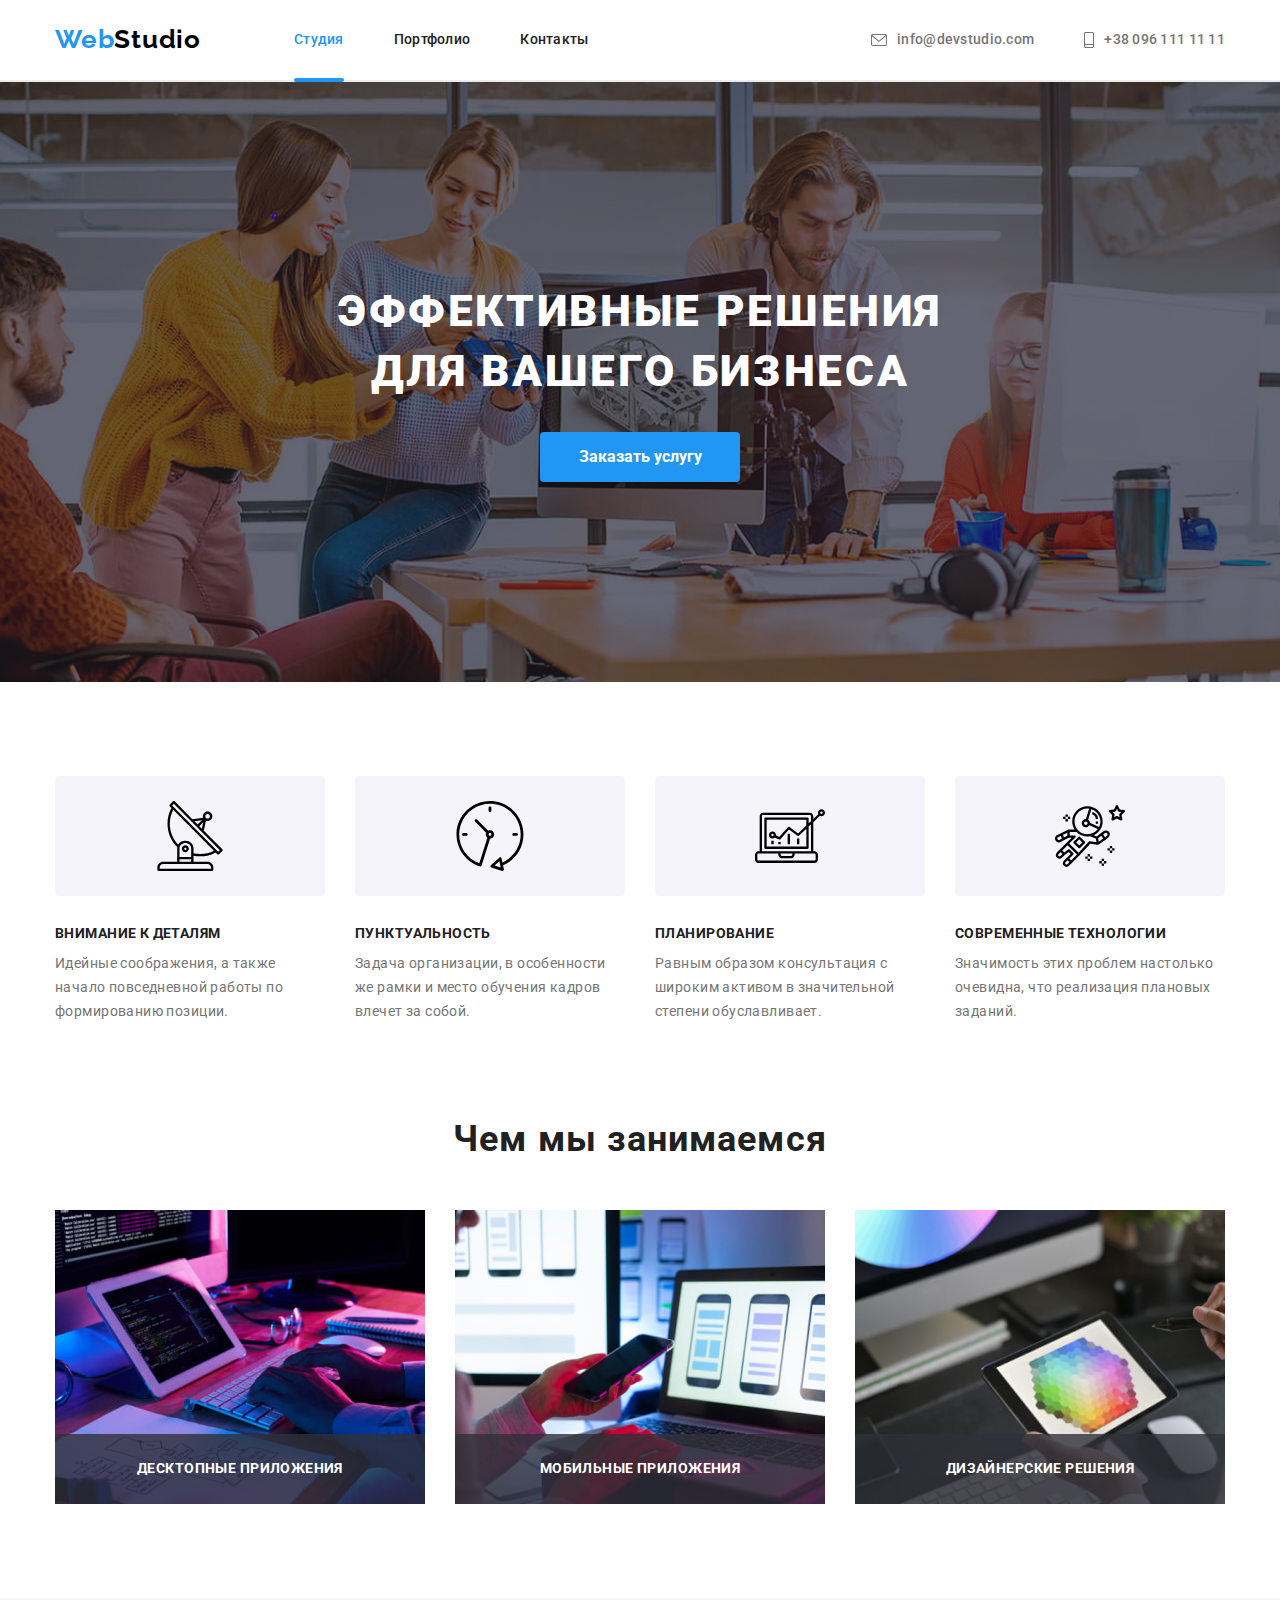
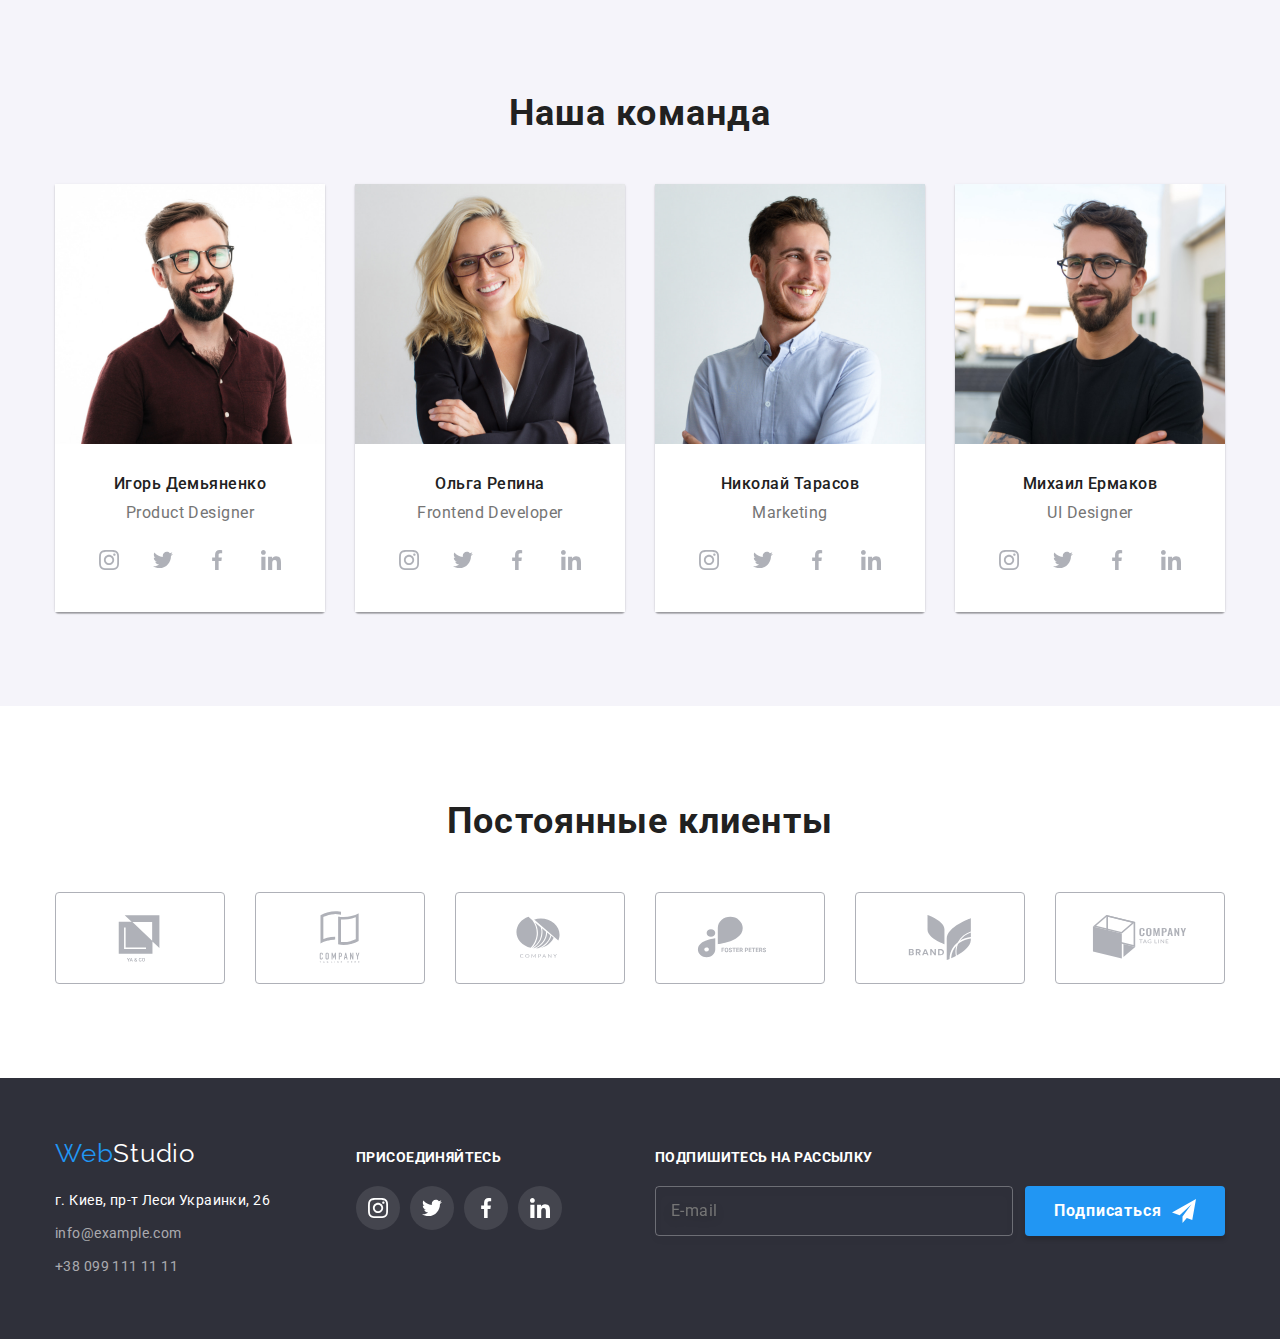
<file: index.html>
<!DOCTYPE html>
<html lang="ru">
<head>
    <meta charset="UTF-8">
    <meta http-equiv="X-UA-Compatible" content="IE=edge">
    <meta name="viewport" content="width=device-width, initial-scale=1.0">
    <title>Студия</title>
    <link rel="preconnect" href="https://fonts.googleapis.com">
    <link rel="preconnect" href="https://fonts.gstatic.com" crossorigin>
    <link href="https://fonts.googleapis.com/css2?family=Raleway:wght@700&family=Roboto:wght@400;500;700;900&display=swap"
        rel="stylesheet">
    <link rel="stylesheet" href="https://cdn.jsdelivr.net/npm/modern-normalize@1.1.0/modern-normalize.min.css">
    <link rel="stylesheet" href="./css/style.css">
</head>
<body>
    
    <header class="header">
        <div class="container">
       <a class="header-logo" href="./index.html" lang="en"> <span class="logo">Web</span>Studio</a> 
        <nav class="nav ">
            <ul class="nav-list">
                <li>
                    <a href="./index.html" class="nav-link current">Студия</a>
                </li>
                <li>
                    <a href="./portfolio.html" class="nav-link ">Портфолио</a>
                </li>
                <li>
                    <a href="" class="nav-link">Контакты</a>
                </li>
             </ul>
         </nav>
         <ul class="contacts">
             <li class="">
                 <a href="mailto:info@devstudio.com" class="contact-list">
                     <svg class="contacts-icon-envelope">
                         <use href="./images/icons.svg#icon-envelope"></use>
                     </svg>
                     info@devstudio.com</a>
             </li>
             <li class="">
                 <a href="tel:+380961111111" class="contact-list">
                    <svg class="contacts-icon-smartphone">
                        <use href="./images/icons.svg#icon-smartphone"></use>
                    </svg>
                    +38 096 111 11 11</a>
             </li>
         </ul>
        </div>
    </header>
    <main>
        <!--Герой-->
        <section class="hero overlay">    
            <div class="container"> 
            <h1 class="hero-title">Эффективные решения для вашего бизнеса</h1>
            <button type="button" class="button-hero" data-modal-open>Заказать услугу</button>  
            </div>
        </section>
        <!--Особенности-->
        <section class="features"> 
            <div class="container">
            <h2 class="visually-hidden">Особенности</h2>
            <ul class="features-list">
                <li class="feature-item">
                    <div class="features-icons">
                        <svg class="features-icon">
                            <use href="./images/icons.svg#icon-antenna"></use>
                        </svg>

                    </div>
                    <h3 class="features-list-title">Внимание к деталям</h3>
                    <p class="features-description">Идейные соображения, а также начало повседневной работы по формированию позиции.</p>
                </li>
                <li class="feature-item">
                    <div class="features-icons">
                        <svg class="features-icon">
                            <use href="./images/icons.svg#icon-clock"></use>
                        </svg>
                    </div>
                    <h3 class="features-list-title">Пунктуальность</h3>
                    <p class="features-description">Задача организации, в особенности же рамки и место обучения кадров влечет за собой.</p>
                </li>
                <li class="feature-item">
                    <div class="features-icons">
                        <svg class="features-icon">
                            <use href="./images/icons.svg#icon-diagram"></use>
                        </svg>
                    </div>
                    <h3 class="features-list-title">Планирование</h3>
                    <p class="features-description">Равным образом консультация с широким активом в значительной степени обуславливает.</p>
                </li>
                <li class="feature-item">
                    <div class="features-icons">
                        <svg class="features-icon">
                            <use href="./images/icons.svg#icon-astronaut"></use>
                        </svg>
                    </div>
                    <h3 class="features-list-title">Современные технологии</h3>
                    <p class="features-description">Значимость этих проблем настолько очевидна, что реализация плановых заданий.</p>
                </li>
            </ul>
            </div>
        </section>
        <!--Чем мы занимаемся-->
        <section class="work section">
            <div class="container">
            <h2 class="work-title">Чем мы занимаемся</h2>
                <ul class="work-list">
                    <li>
                        <img src="./images/code.jpg" alt="Написание кода" width="370" height="294"> 
                    <div class="work-img">
                        <h3>Десктопные приложения</h3>
                    </div>
                    </li>
                    <li>
                        <img src="./images/design.jpg" alt="Выбор дизайна" width="370" height="294">
                        <div class="work-img">
                            <h3>Мобильные приложения</h3>
                        </div>
                    </li>
                    <li>
                        <img src="./images/color.jpg" alt="Подбор цветовой палитры" width="370" height="294">
                        <div class="work-img">
                            <h3>Дизайнерские решения</h3>
                        </div>
                    </li>
                </ul>
            </div>
        </section>
        <!--Наша команда-->
        <section class="team section">
            <div class="container">
            <h2 class="team-title">Наша команда</h2>
            <ul class="team-list">
                <li class="team-list-item">
                    <img src="./images/product_designer.jpg" alt="Фото члена команды 1" width="270" height="260">
                    <div class="team-descriptional">
                     <h3 class="team-member">Игорь Демьяненко</h3>
                     <p lang="en" class="team-profession">Product Designer</p>               
                    
                        <ul class="social-icons-list">
                            <li class="social-icon-item">
                                <a href="" class="social-link">
                                    <svg width="20" height="20" >
                                        <use href="./images/icons.svg#icon-instagram"></use>                                    
                                    </svg>
                                </a>                               
                            </li>
                            <li class="social-icon-item">
                                <a href="" class="social-link">
                                    <svg width="20" height="20">
                                        <use href="./images/icons.svg#icon-twitter" width="20" height="20"></use>
                                    </svg>
                                </a>                                
                            </li>
                            <li class="social-icon-item">
                                <a href="" class="social-link">
                                    <svg   width="20" height="20">
                                        <use href="./images/icons.svg#icon-facebook" width="20" height="20"></use>
                                    </svg>
                                </a>
                            </li>
                            <li class="social-icon-item">
                                <a href="" class="social-link">
                                    <svg  width="20" height="20">
                                        <use href="./images/icons.svg#icon-linkedin" width="20" height="20"></use>
                                    </svg>
                                </a>
                            </li>
                        </ul>
                    </div>
                </li>
                
                    <li class="team-list-item">
                    <img src="./images/frontend.jpg" alt="Фото члена команды 2" width="270" height="260">
                    <div class="team-descriptional">
                    <h3 class="team-member">Ольга Репина</h3>
                    <p lang="en" class="team-profession">Frontend Developer</p>
                    <ul class="social-icons-list">
                        <li class="social-icon-item">
                            <a href="" class="social-link">
                                <svg width="20" height="20">
                                    <use href="./images/icons.svg#icon-instagram"></use>
                                </svg>
                            </a>
                        </li>
                        <li class="social-icon-item">
                            <a href="" class="social-link">
                                <svg width="20" height="20">
                                    <use href="./images/icons.svg#icon-twitter" width="20" height="20"></use>
                                </svg>
                            </a>
                        </li>
                        <li class="social-icon-item">
                            <a href="" class="social-link">
                                <svg width="20" height="20">
                                    <use href="./images/icons.svg#icon-facebook" width="20" height="20"></use>
                                </svg>
                            </a>
                        </li>
                        <li class="social-icon-item">
                            <a href="" class="social-link">
                                <svg width="20" height="20">
                                    <use href="./images/icons.svg#icon-linkedin" width="20" height="20"></use>
                                </svg>
                            </a>
                        </li>
                    </ul>
                    </div>
                </li>
                <li class="team-list-item">
                    <img src="./images/marketing.jpg" alt="Фото члена команды 3" width="270" height="260">
                    <div class="team-descriptional">
                    <h3 class="team-member">Николай Тарасов</h3>
                    <p lang="en" class="team-profession">Marketing</p>
                    <ul class="social-icons-list">
                        <li class="social-icon-item">
                            <a href="" class="social-link">
                                <svg width="20" height="20">
                                    <use href="./images/icons.svg#icon-instagram"></use>
                                </svg>
                            </a>
                        </li>
                        <li class="social-icon-item">
                            <a href="" class="social-link">
                                <svg width="20" height="20">
                                    <use href="./images/icons.svg#icon-twitter" width="20" height="20"></use>
                                </svg>
                            </a>
                        </li>
                        <li class="social-icon-item">
                            <a href="" class="social-link">
                                <svg width="20" height="20">
                                    <use href="./images/icons.svg#icon-facebook" width="20" height="20"></use>
                                </svg>
                            </a>
                        </li>
                        <li class="social-icon-item">
                            <a href="" class="social-link">
                                <svg width="20" height="20">
                                    <use href="./images/icons.svg#icon-linkedin" width="20" height="20"></use>
                                </svg>
                            </a>
                        </li>
                    </ul>
                    </div>
                </li>
                <li class="team-list-item">
                    <img src="./images/designer.jpg" alt="Фото члена команды 4" width="270" height="260">
                    <div class="team-descriptional">
                    <h3 class="team-member">Михаил Ермаков</h3>
                    <p lang="en" class="team-profession">UI Designer</p>
                    <ul class="social-icons-list">
                        <li class="social-icon-item">
                            <a href="" class="social-link">
                                <svg width="20" height="20">
                                    <use href="./images/icons.svg#icon-instagram"></use>
                                </svg>
                            </a>
                        </li>
                        <li class="social-icon-item">
                            <a href="" class="social-link">
                                <svg width="20" height="20">
                                    <use href="./images/icons.svg#icon-twitter" width="20" height="20"></use>
                                </svg>
                            </a>
                        </li>
                        <li class="social-icon-item">
                            <a href="" class="social-link">
                                <svg width="20" height="20">
                                    <use href="./images/icons.svg#icon-facebook" width="20" height="20"></use>
                                </svg>
                            </a>
                        </li>
                        <li class="social-icon-item">
                            <a href="" class="social-link">
                                <svg width="20" height="20">
                                    <use href="./images/icons.svg#icon-linkedin" width="20" height="20"></use>
                                </svg>
                            </a>
                        </li>
                    </ul>
                    </div>
                </li>
            </ul>
            </div>
        </section>
        <!--Постоянные клиенты-->
        <section class="clients">
            <div class="container">
                <h2 class="clients-title">Постоянные клиенты</h2>
                <ul class="clients-list">
                    <li class="">
                        <a href="" class="client-link">
                        <svg width="106" height="60">
                            <use href="./images/icons.svg#icon-client-yaco"></use>
                        </svg>
                        </a>
                    </li>
                    <li class="client-link">
                        <svg width="106" height="60">
                            <use href="./images/icons.svg#icon-client-tagline"></use>
                        </svg></li>
                    <li class="">
                        <a href="" class="client-link">
                        <svg width="106" height="60">
                            <use href="./images/icons.svg#icon-client-company"></use>
                        </svg>
                        </a>
                    </li>
                    <li class="">
                        <a href="" class="client-link">
                        <svg width="106" height="60">
                            <use href="./images/icons.svg#icon-client-foster"></use>
                        </svg>
                        </a>
                    </li>
                    <li class="">
                        <a href="" class="client-link">
                        <svg width="106" height="60">
                            <use href="./images/icons.svg#icon-client-brand"></use>
                        </svg>
                        </a>
                    </li>
                    <li class="">
                        <a href="" class="client-link">
                        <svg width="106" height="60">
                            <use href="./images/icons.svg#icon-client-company-tagline"></use>
                        </svg>
                        </a>
                    </li>
                </ul>
            </div>
        </section>
    </main>
    <footer class="footer">
        <div class="container card">
            <div class="footer-thumb">
        <a href="./index.html" lang="en" class="footer-logo"><span class="logo">Web</span>Studio</a>
        <address><span class="adress">г. Киев, пр-т Леси Украинки, 26</span>
        <ul class="footer-list">
            <li>
                <a href="mailto:info@example.com" class="footer-contacts">info@example.com</a>
            </li>
            <li>
                <a href="tel:+380991111111" class="footer-contacts">+38 099 111 11 11</a>
            </li>
        </ul>
        </address>
        </div>
    
        <div class="footer-social-icon">
            <p>Присоединяйтесь</p>
            <ul class="social-icons-list">
                <li class="social-icon-item">
                    <a href="" class="social-link-footer">
                        <svg width="20" height="20">
                            <use href="./images/icons.svg#icon-instagram"></use>
                        </svg>
                    </a>
              
            </li>
                <li  class="social-icon-item">
                    <a href="" class="social-link-footer">
                        <svg width="20" height="20">
                            <use href="./images/icons.svg#icon-twitter"></use>
                        </svg>
                    </a>
                </li>
                <li  class="social-icon-item">
                    <a href="" class="social-link-footer">
                        <svg width="20" height="20">
                            <use href="./images/icons.svg#icon-facebook"></use>
                        </svg>
                    </a>
              </li>
                <li  class="social-icon-item">
                    <a href="" class="social-link-footer">
                        <svg width="20" height="20">
                            <use href="./images/icons.svg#icon-linkedin"></use>
                        </svg>
                    </a>
                
            </li>
            </ul>
        </div>
        <div class="subscription">
        <form class="footer-form">
            <b>Подпишитесь на рассылку</b>
                            <input class="footer-input" type="email" name="email" placeholder="E-mail" required/>
                        <button class="footer-btn" type="submit"><span class="footer-btn-descriptional">Подписаться</span> 
            <svg width="24" height="24">
                <use href="./images/icons.svg#icon-icon-send"></use>
            </svg>
            </button>
        </form>
        </div>
        </div>
    </footer>
   <!--Модальное окно-->
   <div class="backdrop is-hidden" data-modal>
       <div class="modal-wrapper"> 
           <button class="modal-btn" type="button" data-modal-close>
                <svg width="18" height="18">
                    <use href="./images/icons.svg#icon-close"></use>
                </svg>
           </button>
           <form>
<b class="modal-heder">
    Оставьте свои данные, мы вам перезвоним
</b>
<div  class="modal-form">
<label for="name" class="modal-label">
    Имя</label>
    <input class="modal-input" type="text" name="name" id="name"/>
    <svg class="modal-icon" width="18" height="18">
        <use href="./images/icons.svg#icon-person"></use>
    </svg>
</div>
<div class="modal-form">
<label for="phone" class="modal-label" >
    Телефон</label>
    <input class="modal-input" type="tel" name="phone" id="phone"/>
    <svg class="modal-icon" width="18" height="18">
        <use href="./images/icons.svg#icon-phone"></use>
    </svg>
</div>
<div class="modal-form">
<label for="email" class="modal-label">
    Почта</label>
    <input class="modal-input" type="email" name="email" id="email" />
    <svg class="modal-icon" width="18" height="18">
        <use href="./images/icons.svg#icon-email"></use>
    </svg>
</div>
<div class="modal-form-comment">
<label for="comment" class="modal-label">
    Комментарий</label>
    <textarea id="comment" class="modal-textarea" name="text" rows="6" placeholder="Введите текст"></textarea>
</div>
<label class="agreement-lable">
   <input class="modal-agreement" type="checkbox" name="agreement"/>
   <span class="agreement-icon">
        <svg width="15" height="15">
            <use href="./images/icons.svg#icon-Vector"></use>
        </svg>
   </span>
    Соглашаюсь с рассылкой и принимаю
    <a class="link-agreement" href="#">Условия договора</a>
</label>

<button class="submit-btn" type="submit">Отправить</button>
           </form>
           
       </div>
   </div>
<script src="./modal.js"></script>
</body>
</html>
</file>
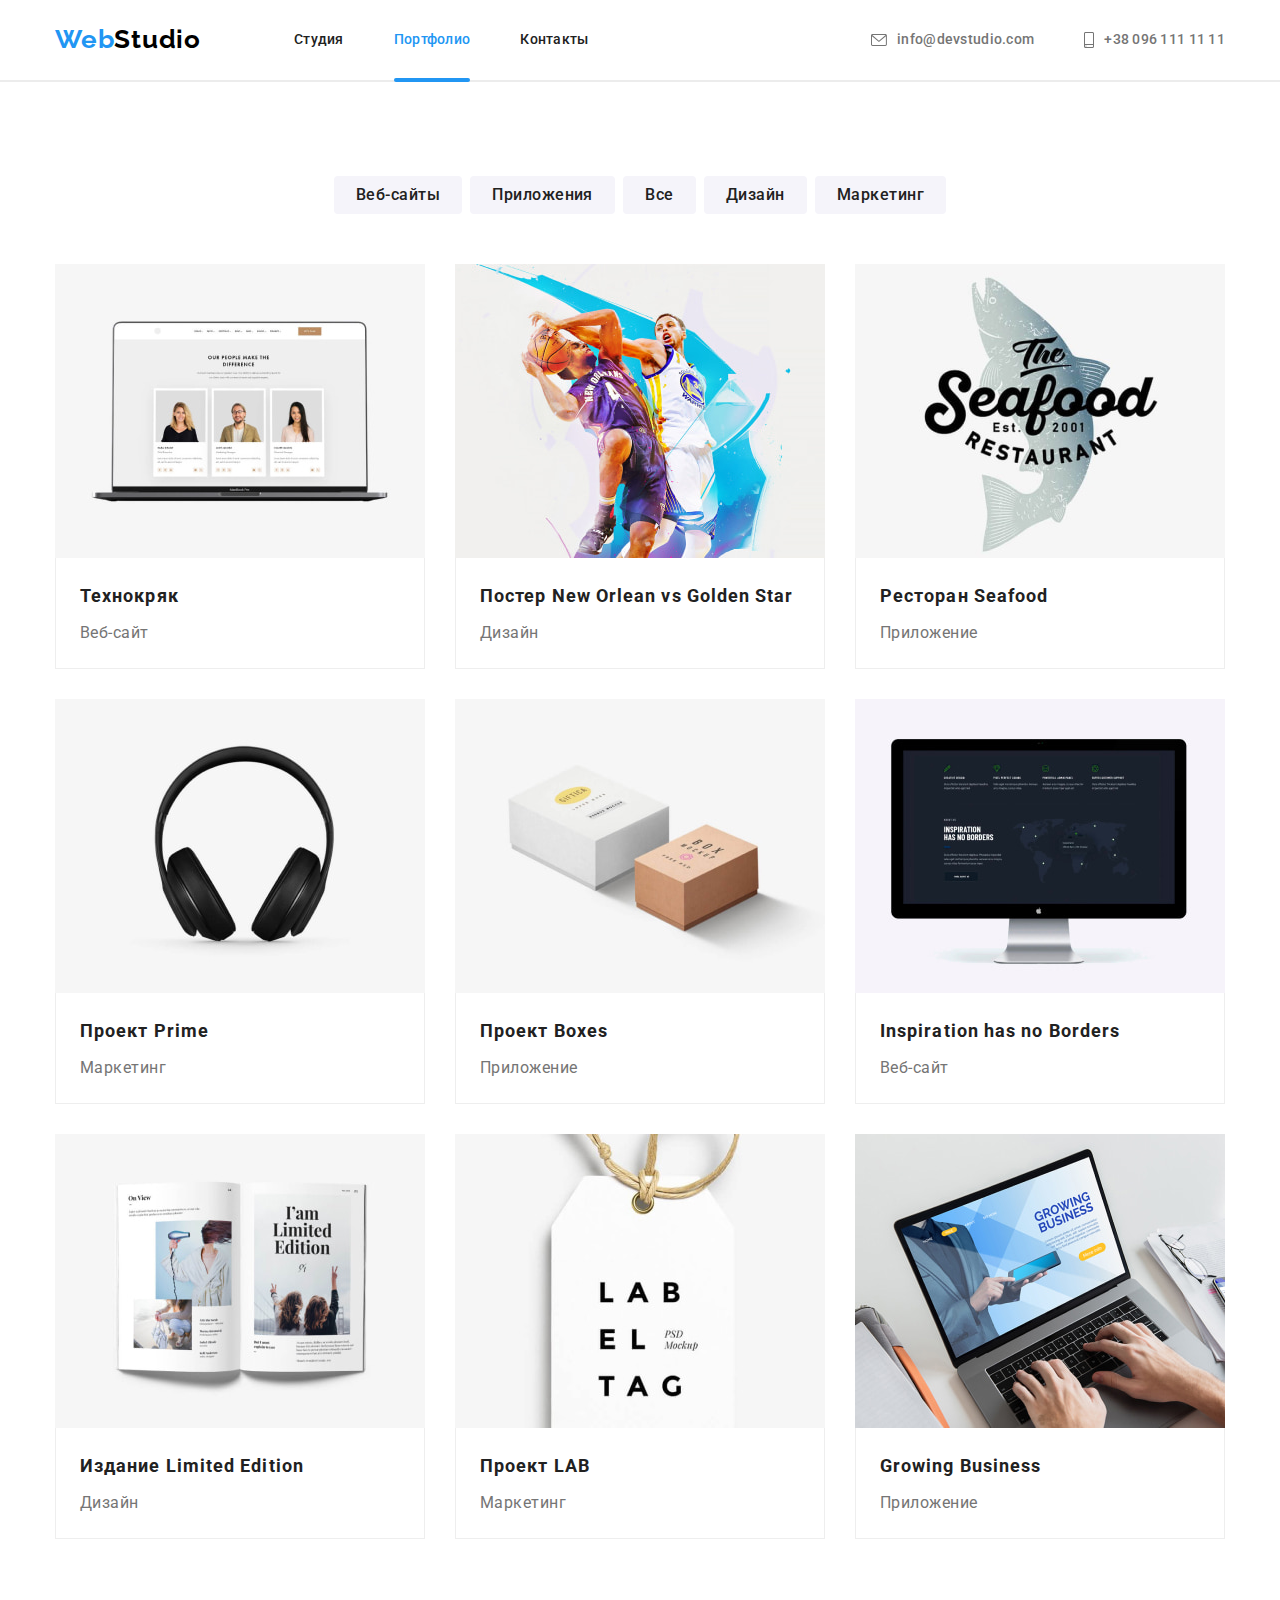
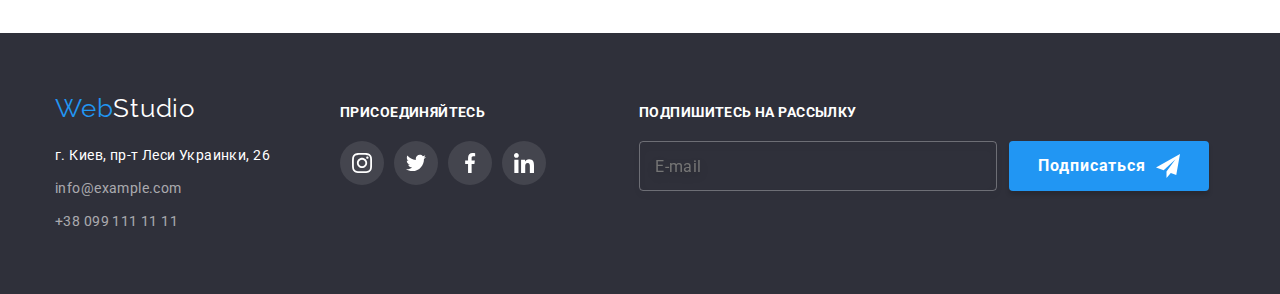
<file: portfolio.html>
<!DOCTYPE html>
<html lang="ru">

<head>
    <link rel="stylesheet" href="./css/style.css">
    <meta charset="UTF-8">
    <meta http-equiv="X-UA-Compatible" content="IE=edge">
    <meta name="viewport" content="width=device-width, initial-scale=1.0">
    <title>Портфолио</title>
    <link rel="preconnect" href="https://fonts.googleapis.com">
    <link rel="preconnect" href="https://fonts.gstatic.com" crossorigin>
    <link href="https://fonts.googleapis.com/css2?family=Raleway:wght@700&family=Roboto:wght@400;500;700;900&display=swap"
        rel="stylesheet">
    <link rel="stylesheet" href="https://cdn.jsdelivr.net/npm/modern-normalize@1.1.0/modern-normalize.min.css">
    <link rel="stylesheet" href="./css/style.css">
</head>
<body>
    <header class="header">
        <div class="container">
        <a class="header-logo" href="./index.html" lang="en"> <span class="logo">Web</span>Studio</a>
        <nav class="nav">
            <ul class="nav-list">
                <li>
                    <a href="./index.html" class="nav-link ">Студия</a>
                </li>
                <li>
                    <a href="./portfolio.html" class="nav-link current">Портфолио</a>
                </li>
                <li>
                    <a href="" class="nav-link">Контакты</a>
                </li>
            </ul>
        </nav>
        <ul class="contacts">
            <li class="">
                <a href="mailto:info@devstudio.com" class="contact-list">
                    <svg class="contacts-icon-envelope">
                        <use href="./images/icons.svg#icon-envelope"></use>
                    </svg>
                    info@devstudio.com</a>
            </li>
            <li class="">
                <a href="tel:+380961111111" class="contact-list">
                    <svg class="contacts-icon-smartphone">
                        <use href="./images/icons.svg#icon-smartphone"></use>
                    </svg>
                    +38 096 111 11 11</a>
            </li>
        </ul>
        </div>
    </header>
    <main>
        <section class="portfolio-section">
            <div class="container">
            <h1 class="visually-hidden">Портфолио</h1>
            <ul class="button-list">
                <li class="item"><button type="button" class="button">Веб-сайты</button></li>
                <li class="item"><button type="button" class="button">Приложения</button></li>
                <li class="item"><button type="button" class="button">Все</button></li>
                <li class="item"><button type="button" class="button">Дизайн</button></li>
                <li class="item"><button type="button" class="button">Маркетинг</button></li> 
            </ul>
            <ul class="portfolio-list">
                <li class="portfolio-item">
                    <a class="portfolio-link" href="">
                        <div class="portfolio-thumb">
                            <img src="./images/portfolio/logo-site.jpg" alt="Ноутбук с открытой стрницей сайта" width="370" height="294">
                           <p class="portfolio-descr">
                            Ресурс предлагает комплексные предложения с разным уровнем функционала и сервисов. Все это позволит посетителю получить
                            исчерпывающие сведения о компании или частном лице.
                           </p>
                        </div>
                        <div class="portfolio-item-down">
                        <h2 class="portfolio-list-title">Технокряк</h2>
                        <p class="portfolio-description">Веб-сайт</p>
                        </div>
                    </a>
                </li>
                <li class="portfolio-item">
                    <a  class="portfolio-link" href="">
                        <div class="portfolio-thumb">
                        <img src="./images/portfolio/design-poster.jpg" alt="Постер с баскетболистами" width="370" height="294">
                        <p class="portfolio-descr">
                            Ресурс предлагает комплексные предложения с разным уровнем функционала и сервисов. Все это позволит посетителю
                            получить
                            исчерпывающие сведения о компании или частном лице.
                        </p>
                        </div>
                        <div class="portfolio-item-down">
                        <h2 class="portfolio-list-title">Постер New Orlean vs Golden Star</h2>
                        <p class="portfolio-description">Дизайн</p>
                        </div>
                    </a>
                </li>
                <li class="portfolio-item">
                    <a  class="portfolio-link" href="">
                        <div class="portfolio-thumb">
                        <img src="./images/portfolio/application-restaurant.jpg" alt="Логотип ресторана" width="370" height="294">
                        <p class="portfolio-descr">
                            Ресурс предлагает комплексные предложения с разным уровнем функционала и сервисов. Все это позволит посетителю
                            получить
                            исчерпывающие сведения о компании или частном лице.
                        </p>
                        </div>
                        <div class="portfolio-item-down">
                        <h2 class="portfolio-list-title">Ресторан Seafood</h2>
                        <p class="portfolio-description">Приложение</p>
                        </div>
                    </a>
                </li>
                <li class="portfolio-item">
                    <a  class="portfolio-link" href="">
                        <div class="portfolio-thumb">
                        <img src="./images/portfolio/project-prime.jpg" alt="Наушники" width="370" height="294">
                        <p class="portfolio-descr">
                            Ресурс предлагает комплексные предложения с разным уровнем функционала и сервисов. Все это позволит посетителю
                            получить
                            исчерпывающие сведения о компании или частном лице.
                        </p>
                        </div>
                        <div class="portfolio-item-down">
                        <h2 class="portfolio-list-title">Проект Prime</h2>
                        <p class="portfolio-description">Маркетинг</p>
                        </div>
                    </a>
                </li>
                <li class="portfolio-item">
                    <a  class="portfolio-link" href="">
                        <div class="portfolio-thumb">
                        <img src="./images/portfolio/project-boxes.jpg" alt="Коробки" width="370" height="294">
                        <p class="portfolio-descr">
                            Ресурс предлагает комплексные предложения с разным уровнем функционала и сервисов. Все это позволит посетителю
                            получить
                            исчерпывающие сведения о компании или частном лице.
                        </p>
                        </div>
                        <div class="portfolio-item-down">
                        <h2 class="portfolio-list-title">Проект Boxes</h2>
                        <p class="portfolio-description">Приложение</p>
                        </div>
                    </a>
                </li>
                <li class="portfolio-item">
                    <a  class="portfolio-link" href="">
                        <div class="portfolio-thumb">
                        <img src="./images/portfolio/website.jpg" alt="Компьютер с открытым веб-сайтом" width="370" height="294">
                        <p class="portfolio-descr">
                            Ресурс предлагает комплексные предложения с разным уровнем функционала и сервисов. Все это позволит посетителю
                            получить
                            исчерпывающие сведения о компании или частном лице.
                        </p>
                        </div>
                        <div class="portfolio-item-down">
                        <h2 class="portfolio-list-title">Inspiration has no Borders</h2>
                        <p class="portfolio-description">Веб-сайт</p>
                        </div>
                    </a>
                </li>
                <li class="portfolio-item">
                    <a  class="portfolio-link" href="">
                        <div class="portfolio-thumb">
                        <img src="./images/portfolio/design-magazine.jpg" alt="Журнал" width="370" height="294">
                    <p class="portfolio-descr">
                        Ресурс предлагает комплексные предложения с разным уровнем функционала и сервисов. Все это позволит посетителю
                        получить
                        исчерпывающие сведения о компании или частном лице.
                    </p>
                    </div>
                        <div class="portfolio-item-down">                        <h2 class="portfolio-list-title">Издание Limited Edition</h2>
                        <p class="portfolio-description">Дизайн</p>
                        </div>
                    </a>
                </li>
                <li class="portfolio-item">
                    <a  class="portfolio-link" href="">
                        <div class="portfolio-thumb">
                        <img src="./images/portfolio/marketing.jpg" alt="Лэйбл" width="370" height="294">
                        <p class="portfolio-descr">
                            Ресурс предлагает комплексные предложения с разным уровнем функционала и сервисов. Все это позволит посетителю
                            получить
                            исчерпывающие сведения о компании или частном лице.
                        </p>
                        </div>
                        <div class="portfolio-item-down">                        <h2 class="portfolio-list-title">Проект LAB</h2>
                        <p class="portfolio-description">Маркетинг</p>
                        </div>        
                    </a>
                </li>
                <li class="portfolio-item">
                    <a  class="portfolio-link" href="">
                        <div class="portfolio-thumb">
                        <img src="./images/portfolio/application-for-busines.jpg" alt="Ноутбук" width="370" height="294">
                        <p class="portfolio-descr">
                            Ресурс предлагает комплексные предложения с разным уровнем функционала и сервисов. Все это позволит посетителю
                            получить
                            исчерпывающие сведения о компании или частном лице.
                        </p>
                        </div>
                        <div class="portfolio-item-down">                        <h2 class="portfolio-list-title">Growing Business</h2>
                        <p class="portfolio-description">Приложение</p>
                        </div>
                    </a>
                </li>
            </ul>
            </div>
         </section>
    </main>
    <footer class="footer">
        <div class="container card">
            <div>
                <a href="./index.html" lang="en" class="footer-logo"><span class="logo">Web</span>Studio</a>
                <address><span class="adress">г. Киев, пр-т Леси Украинки, 26</span>
                    <ul class="footer-list">
                        <li>
                            <a href="mailto:info@example.com" class="footer-contacts">info@example.com</a>
                        </li>
                        <li>
                            <a href="tel:+380991111111" class="footer-contacts">+38 099 111 11 11</a>
                        </li>
                    </ul>
                </address>
            </div>
        
            <div class="footer-social-icon">
                <p>Присоединяйтесь</p>
                <ul class="social-icons-list">
                    <li class="social-icon-item">
                        <a href="" class="social-link-footer">
                            <svg width="20" height="20">
                                <use href="./images/icons.svg#icon-instagram"></use>
                            </svg>
                        </a>
        
                    </li>
                    <li class="social-icon-item">
                        <a href="" class="social-link-footer">
                            <svg width="20" height="20">
                                <use href="./images/icons.svg#icon-twitter"></use>
                            </svg>
                        </a>
                    </li>
                    <li class="social-icon-item">
                        <a href="" class="social-link-footer">
                            <svg width="20" height="20">
                                <use href="./images/icons.svg#icon-facebook"></use>
                            </svg>
                        </a>
                    </li>
                    <li class="social-icon-item">
                        <a href="" class="social-link-footer">
                            <svg width="20" height="20">
                                <use href="./images/icons.svg#icon-linkedin"></use>
                            </svg>
                        </a>
        
                    </li>
                </ul>
            </div>
            <div class="subscription">
                <form class="footer-form">
                    <b>Подпишитесь на рассылку</b>
                                            <input class="footer-input" type="email" name="email" placeholder="E-mail" required />
                                        <button class="footer-btn" type="submit"><span class="footer-btn-descriptional">Подписаться</span>
                        <svg width="24" height="24">
                            <use href="./images/icons.svg#icon-icon-send"></use>
                        </svg>
                    </button>
                </form>
            </div>
        </div>
    </footer>
</body>
</html>
</file>
<file: css/style.css>
:root {
  /* Шрифт */
  --main-font: 'Roboto', sans-serif;
  /* Цвет текста*/
  --primary-text-color: #757575;
  --title-text-colour: #212121;
  --accent-colour: #2196f3;
  /* Цвет фона акцент */
  --background: #2f303a;
}
body {
  font-family: var(--main-font);
  font-size: 14px;
  line-height: 1.71;
  letter-spacing: 0.03em;
  color: var(--primary-text-color);
  background-color: #fff;
}
img {
  display: block;
}

h1,
h2,
h3,
h4,
h5,
h6,
p,
ul {
  margin: 0;
}
.container {
  width: 1200px;
  margin-left: auto;
  margin-right: auto;
  padding-left: 15px;
  padding-right: 15px;
}
.section {
  padding-top: 94px;
  padding-bottom: 94px;
}
.visually-hidden {
  position: absolute;
  white-space: nowrap;
  width: 1px;
  height: 1px;
  overflow: hidden;
  border: 0;
  padding: 0;
  clip: rect(0 0 0 0);
  clip-path: inset(50%);
  margin: -1px;
}

.nav-list,
.contacts,
.features-list,
.work-list,
.team-list,
.footer-list,
.portfolio-list,
.button-list,
.clients-list,
.social-icons-list {
  list-style: none;
  padding: 0;
}
.header-logo,
.nav-link,
.contact-list,
.footer-logo,
.footer-contacts {
  text-decoration: none;
}
/*Шапка*/
.header {
  border-bottom-width: 2px;
  border-bottom-style: solid;
  border-bottom-color: #ececec;
}
.header .container {
  display: flex;
  align-items: center;
}
.nav-list {
  display: flex;
}
.nav-list li:not(:last-child) {
  margin-right: 50px;
}
.contacts li:last-child {
  margin-left: 50px;
}

.header-logo {
  display: inline-block;
  padding-left: 0;
  padding-top: 24px;
  padding-bottom: 25px;
  margin-right: 93px;

  font-family: Raleway;
  font-weight: 700;
  font-size: 26px;
  line-height: 1.19;
  letter-spacing: 0.03em;
  color: #000000;
}
.logo {
  color: var(--accent-colour);
}
.nav-link,
.contact-list {
  position: relative;
  display: inline-block;
  padding-top: 32px;
  padding-bottom: 32px;

  font-weight: 500;
  font-size: 14px;
  line-height: 1.14;
  letter-spacing: 0.02em;
  color: var(--title-text-colour);
  transition: color 250ms cubic-bezier(0.4, 0, 0.2, 1), fill 250ms cubic-bezier(0.4, 0, 0.2, 1);
}

.nav-link.current {
  color: var(--accent-colour);
}
.nav-link.current::after {
  position: absolute;
  bottom: -2px;

  content: '';
  display: block;
  width: 100%;
  height: 4px;
  background-color: var(--accent-colour);
  border-radius: 2px;
}
.contacts {
  display: flex;
  margin-left: auto;
  align-items: center;
}

.contact-list {
  color: var(--primary-text-color);
  fill: #757575;
  display: flex;
  align-items: center;
}

.contacts-icon-envelope {
  margin-right: 10px;
  width: 16px;
  height: 12px;
}
.contacts-icon-smartphone {
  margin-right: 10px;
  width: 10px;
  height: 16px;
}
.contact-list:hover,
.contact-list:focus,
.nav-link:hover,
.nav-link:focus,
.footer-contacts:hover,
.footer-contacts:focus {
  color: var(--accent-colour);
  fill: var(--accent-colour);
}
.contacts-icon-envelope:hover,
.contacts-icon-envelope:focus {
  fill: var(--accent-colour);
}
/*Герой*/

.hero {
  background-color: var(--background);
  padding-top: 200px;
  padding-bottom: 200px;
}

.overlay {
  max-width: 1600px;
  margin-left: auto;
  margin-right: auto;
  background-image: linear-gradient(rgba(47, 48, 58, 0.4), rgba(47, 48, 58, 0.4)),
    url(../images/hero.jpg);
  background-repeat: no-repeat;
  background-position: center;
  background-size: cover;
}
.hero-title {
  font-weight: 900;
  font-size: 44px;
  line-height: 1.36;
  text-align: center;
  max-width: 696px;
  letter-spacing: 0.06em;
  text-transform: uppercase;
  color: #ffffff;
  margin-bottom: 30px;
  margin-left: auto;
  margin-right: auto;
}

.button-hero {
  display: block;
  padding-top: 10px;
  padding-bottom: 10px;
  padding-left: 32px;
  padding-right: 32px;

  border-radius: 4px;
  border: none;

  min-width: 200px;
  min-height: 50px;
  font-weight: 700;
  font-size: 16px;
  text-align: center;
  line-height: 1.88;
  color: #ffffff;
  background-color: var(--accent-colour);
  box-shadow: 0px 4px 4px rgba(0, 0, 0, 0.15);
  cursor: pointer;

  margin-left: auto;
  margin-right: auto;
  transition: background-color 250ms cubic-bezier(0.4, 0, 0.2, 1);
}
.button-hero:hover,
.button-hero:focus {
  background-color: #188ce8;
}
/*Особенности*/
.features {
  padding-top: 94px;
}
.features-list {
  display: flex;
}
.features-list li {
  width: 270px;
}
.features-list li:not(:last-child) {
  margin-right: 30px;
}
.features-icons {
  width: 270px;
  height: 120px;
  background-color: #f5f4fa;
  border-radius: 4px;

  display: flex;
  align-items: center;
  justify-content: center;
}
.features-icon {
  width: 70px;
  height: 70px;
}
.features-list-title {
  font-weight: 700;
  font-size: 14px;
  line-height: 1.14;
  letter-spacing: 0.03em;
  text-transform: uppercase;
  color: var(--title-text-colour);
  margin-bottom: 10px;
  margin-top: 30px;
}
.features-description {
  font-size: 14px;
  line-height: 1.71;
  letter-spacing: 0.03em;
  color: var(--primary-text-color);
}

/*Чем мы занимаемся*/
.work-title,
.team-title,
.clients-title {
  font-weight: 700;
  font-size: 36px;
  line-height: 1.17;
  text-align: center;
  letter-spacing: 0.03em;
  color: var(--title-text-colour);
  margin-bottom: 50px;
}
.work-list {
  display: flex;
}
.work-list li:not(:last-child) {
  margin-right: 30px;
}
.work-list li {
  position: relative;
}
.work-img {
  display: flex;
  justify-content: center;
  align-items: center;

  width: 100%;
  height: 70px;
  position: absolute;
  bottom: 0;

  background-color: rgba(47, 48, 58, 0.8);
}
.work-img h3 {
  font-weight: 700;
  font-size: 14px;
  line-height: 1.14;
  text-transform: uppercase;
  color: #ffffff;
}
/*Наша команда*/
.team {
  background-color: #f5f4fa;
}
.team-list {
  display: flex;
}
.team-list .team-list-item {
  width: 270px;
  box-shadow: 0px 1px 3px rgba(0, 0, 0, 0.12), 0px 1px 1px rgba(0, 0, 0, 0.14),
    0px 2px 1px rgba(0, 0, 0, 0.2);
  border-radius: 0px 0px 4px 4px;
}
.team-list .team-list-item:not(:last-child) {
  margin-right: 30px;
}
.team-descriptional {
  padding-top: 30px;
  padding-left: 32px;
  padding-right: 32px;
  padding-bottom: 30px;
  background-color: #fff;
}
.team-member {
  font-weight: 500;
  font-size: 16px;
  line-height: 1.19;
  text-align: center;
  letter-spacing: 0.03em;
  color: var(--title-text-colour);
  margin-bottom: 10px;
}
.team-profession {
  font-size: 16px;
  line-height: 1.19;
  text-align: center;
  letter-spacing: 0.03em;
  color: var(--primary-text-color);

  margin-bottom: 16px;
}

.social-icons-list {
  display: flex;
  flex-direction: row;
  align-items: center;
  margin-right: -10px;
}

.social-link:hover,
.social-link:focus {
  background-color: var(--accent-colour);
  fill: #fff;
}
.social-link {
  display: flex;
  align-items: center;
  justify-content: center;
  width: 44px;
  height: 44px;
  border-radius: 50%;
  fill: #afb1b8;
  background-color: #fff;

  transition: background-color 250ms cubic-bezier(0.4, 0, 0.2, 1),
    fill 250ms cubic-bezier(0.4, 0, 0.2, 1);
}
.social-icon-item {
  margin-right: 10px;
}
/*Постоянные клиенты*/
.clients {
  padding-top: 94px;
  padding-bottom: 94px;
}
.clients-title {
  margin-bottom: 50px;
}
.clients-list {
  display: flex;
  margin-right: -30px;
}
.clients-list li {
  margin-right: 30px;
}
.client-link {
  fill: #afb1b8;
  border: 1px solid #afb1b8;
  border-radius: 4px;
  width: 170px;
  height: 92px;
  display: flex;
  align-items: center;
  justify-content: center;
  transition: border-color 250ms cubic-bezier(0.4, 0, 0.2, 1),
    fill 250ms cubic-bezier(0.4, 0, 0.2, 1);
}
.client-link:hover,
.client-link:focus {
  border-color: var(--accent-colour);
  fill: var(--accent-colour);
}

/*Подвал*/
.footer {
  background-color: var(--background);
  padding-top: 60px;
  padding-bottom: 60px;
}
.card {
  display: flex;
  flex-direction: row;
  align-items: baseline;
}
.card div:first-child {
  margin-right: 70px;
}
.footer-thumb {
  width: 231px;
}
.footer-logo {
  display: inline-block;
  margin-bottom: 20px;

  font-family: Raleway;
  font-weight: 700px;
  font-size: 26px;
  line-height: 1.19;
  letter-spacing: 0.03em;
  color: #ffffff;
}

.adress {
  display: inline-block;
  margin-bottom: 9px;

  font-style: normal;
  font-size: 14px;
  line-height: 1.71;
  letter-spacing: 0.03em;
  color: #ffffff;
}
.footer-contacts {
  font-style: normal;
  font-size: 14px;
  line-height: 1.71;
  letter-spacing: 0.03em;
  color: rgba(255, 255, 255, 0.6);
  transition: color 250ms cubic-bezier(0.4, 0, 0.2, 1);
}
.footer-list li:not(:last-child) {
  margin-bottom: 9px;
}
.footer-social-icon {
  margin-right: 93px;
}
.footer-social-icon p {
  margin-bottom: 20px;

  font-weight: 700;
  font-size: 14px;
  line-height: 1.14;
  letter-spacing: 0.03em;
  text-transform: uppercase;
  color: #ffffff;
}
.social-link-footer:hover,
.social-link-footer:focus {
  background-color: var(--accent-colour);
  fill: #fff;
}
.social-link-footer {
  display: flex;
  align-items: center;
  justify-content: center;
  width: 44px;
  height: 44px;
  border-radius: 50%;
  fill: #fff;
  background-color: rgba(255, 255, 255, 0.1);

  transition: background-color 250ms cubic-bezier(0.4, 0, 0.2, 1),
    fill 250ms cubic-bezier(0.4, 0, 0.2, 1);
}
.subscription {
  position: relative;
  width: 570px;
}
.footer-form {
}

.footer-form b {
  display: block;
  font-weight: 700;
  font-size: 14px;
  line-height: 1.14;
  letter-spacing: 0.03em;
  text-transform: uppercase;

  color: #ffffff;

  margin-bottom: 20px;
}
.footer-input {
  display: block;
  width: 358px;
  height: 50px;

  padding: 15px;
  margin-right: 12px;

  font-size: 16px;
  line-height: 1.25;
  letter-spacing: 0.03em;
  color: rgba(255, 255, 255, 0.6);

  border: 1px solid rgba(255, 255, 255, 0.3);
  filter: drop-shadow(0px 4px 4px rgba(0, 0, 0, 0.15));
  border-radius: 4px;
  background-color: transparent;
}
.footer-btn {
  position: absolute;
  bottom: 0;
  right: 0;
  width: 200px;
  height: 50px;

  display: flex;
  align-items: center;
  justify-content: center;

  background: var(--accent-colour);

  box-shadow: 0px 4px 4px rgba(0, 0, 0, 0.15);
  border-radius: 4px;
  border: none;
  fill: #ffffff;
}
.footer-btn-descriptional {
  margin-right: 10px;
  font-weight: 700;
  font-size: 16px;
  line-height: 1.88;
  letter-spacing: 0.06em;

  color: #ffffff;
}
/*Портфолио*/
.portfolio-section {
  padding-top: 94px;
  padding-bottom: 94px;
}

.button-list {
  display: flex;
  margin-bottom: 50px;
  justify-content: center;
}
.button-list > .item:not(:last-child) {
  margin-right: 8px;
}
.button {
  display: inline-block;
  padding-top: 6px;
  padding-bottom: 6px;
  padding-left: 22px;
  padding-right: 22px;

  border-radius: 4px;
  border: none;
  cursor: pointer;

  min-width: 73px;
  font-weight: 500;
  font-size: 16px;
  line-height: 1.63;
  text-align: center;
  letter-spacing: 0.03em;
  color: var(--title-text-colour);
  background-color: #f5f4fa;

  transition: background-color 250ms cubic-bezier(0.4, 0, 0.2, 1),
    color 250ms cubic-bezier(0.4, 0, 0.2, 1), box-shadow 250ms cubic-bezier(0.4, 0, 0.2, 1);
}
.button:hover,
.button:focus {
  color: #ffffff;
  background-color: var(--accent-colour);
  box-shadow: 0px 3px 1px rgba(0, 0, 0, 0.1), 0px 1px 2px rgba(0, 0, 0, 0.08),
    0px 2px 2px rgba(0, 0, 0, 0.12);
}

/* Примеры работ*/
.portfolio-list {
  display: flex;
  flex-wrap: wrap;
}
.portfolio-list li {
  width: 370px;
}
.portfolio-thumb {
  position: relative;
  overflow: hidden;
}
.portfolio-descr {
  position: absolute;
  bottom: 0;
  top: 0;
  width: 100%;
  height: 100%;
  padding: 63px 13px 63px 35px;
  font-size: 18px;
  line-height: 1.56;
  letter-spacing: 0.03em;
  color: #ffffff;
  background: rgba(33, 150, 243, 0.9);
  transform: translateY(100%);
  opacity: 0;
  transition: transform 250ms cubic-bezier(0.4, 0, 0.2, 1),
    opacity 250ms cubic-bezier(0.4, 0, 0.2, 1);
}

.portfolio-item-down {
  border: 1px solid #eeeeee;
  border-top: none;
  padding-top: 20px;
  padding-bottom: 20px;
  padding-left: 24px;
  padding-right: 24px;
}
.portfolio-item {
  margin-right: 30px;
  margin-bottom: 30px;
}
.portfolio-link:hover,
.portfolio-link:focus {
  box-shadow: 0px 1px 1px rgba(0, 0, 0, 0.12), 0px 4px 4px rgba(0, 0, 0, 0.06),
    1px 4px 6px rgba(0, 0, 0, 0.16);
}

.portfolio-link:hover .portfolio-descr {
  transform: translateY(0);
  opacity: 1;
}
.portfolio-item:nth-child(3n) {
  margin-right: 0;
}
.portfolio-item:nth-last-child(-n + 3) {
  margin-bottom: 0;
}
.portfolio-link {
  display: block;
  text-decoration: none;
  transform: box-shadow 250ms cubic-bezier(0.4, 0, 0.2, 1);
}
.portfolio-list-title {
  display: inline-block;
  font-weight: 700;
  font-size: 18px;
  line-height: 2;
  letter-spacing: 0.06em;
  color: var(--title-text-colour);
  margin-bottom: 4px;
}
.portfolio-description {
  font-size: 16px;
  line-height: 1.88;
  letter-spacing: 0.03em;
  color: var(--primary-text-color);
}
/*Модальное окно*/
.backdrop {
  position: fixed;
  top: 0;
  left: 50%;
  transform: translateX(-50%);
  width: 100vw;
  height: 100vh;
  background: rgba(0, 0, 0, 0.2);
  opacity: 1;
  visibility: visible;
  pointer-events: initial;
  transition: opacity 250ms linear, visibility 250ms linear;
}
.backdrop.is-hidden {
  opacity: 0;
  visibility: hidden;
  pointer-events: none;
}
.modal-wrapper {
  width: 528px;
  padding: 40px;

  position: absolute;
  top: 50%;
  left: 50%;

  transform: translate(-50%, -50%);
  background-color: #fff;
  box-shadow: 0px 1px 3px rgba(0, 0, 0, 0.12), 0px 1px 1px rgba(0, 0, 0, 0.14),
    0px 2px 1px rgba(0, 0, 0, 0.2);
  border-radius: 4px;
}
.modal-btn {
  display: flex;
  align-items: center;
  justify-content: center;

  position: absolute;
  top: 8px;
  right: 8px;
  width: 30px;
  height: 30px;
  border-radius: 50%;
  border: 1px solid rgba(0, 0, 0, 0.1);

  background-color: transparent;
  cursor: pointer;
  transition: fill 250ms cubic-bezier(0.4, 0, 0.2, 1);
}
.modal-btn:hover,
.modal-btn:focus {
  fill: var(--accent-colour);
}
.modal-heder {
  display: inline-block;
  margin-bottom: 30px;

  font-weight: 700;
  font-size: 20px;
  line-height: 1.15;
  text-align: center;
  letter-spacing: 0.03em;
  color: #212121;
}
.modal-form{
  position: relative;
margin-bottom: 28px;
}
.modal-form-comment{
position: relative;
margin-bottom: 20px;
}

.modal-label {
  position: absolute;
  left: 0;
  top: -16px;
  font-size: 12px;
  line-height: 1.17;
  letter-spacing: 0.01em;
  color: var(--primary-text-color);

 
}

.modal-input {
  width: 100%;
  height: 40px;
  border: 1px solid rgba(33, 33, 33, 0.2);
  box-sizing: border-box;
  border-radius: 4px;

  padding: 12px 42px;

  cursor: pointer;
  outline: transparent;
  transition: border-color 250ms cubic-bezier(0.4, 0, 0.2, 1);
}
.modal-icon {
  position: absolute;
  left: 12px;
  top: 50%;
  transform: translateY(-50%);
  transition: fill 250ms cubic-bezier(0.4, 0, 0.2, 1);
}
.modal-textarea {
  display: block;
  resize: none;
width: 100%;
  padding: 12px 16px;

  border: 1px solid rgba(33, 33, 33, 0.2);
  box-sizing: border-box;
  border-radius: 4px;
  cursor: pointer;
  outline: transparent;
  transition: border-color 250ms cubic-bezier(0.4, 0, 0.2, 1);
}
.modal-textarea::placeholder{
  font-size: 14px;
  line-height: 16px;
  letter-spacing: 0.01em;
  color: rgba(117, 117, 117, 0.5);
}
.modal-textarea:focus,
.modal-textarea:hover {
  border-color: var(--accent-colour);
}

.modal-input:hover,
.modal-input:focus {
  border-color: var(--accent-colour);
}
.modal-input:hover + .modal-icon,
.modal-input:focus + .modal-icon{
  fill: var(--accent-colour);
}
.modal-agreement {
 -moz-appearance: none;
 -webkit-appearance: none;
  appearance: none;
  
}
.agreement-lable{
  font-size: 14px;
  line-height: 1.71;
  display: flex;
  justify-content: center;
  align-items: center;
  margin-bottom: 30px;
}

.agreement-icon{
  display: inline-block;display: flex;
  align-items: center;
  justify-content: center;
  width: 15px;
  height: 15px;
fill: transparent;
border-radius: 2px;
border: 2px solid #212121;
margin-right: 8px;
}

.modal-agreement:checked + .agreement-icon{
fill: #fff;
background-color: var(--accent-colour);
border-color: var(--accent-colour);
}

.link-agreement {
  font-size: 14px;
  line-height: 1.71;
  letter-spacing: 0.03em;
  text-decoration-line: underline;
  margin-left: 5px;
  color: #2196f3;
}

.submit-btn {
  display: flex;
  width: 200px;
  height: 50px;

  margin: 0 auto 0;
  justify-content: center;
  align-items: center;

  background: #2196f3;
  box-shadow: 0px 4px 4px rgba(0, 0, 0, 0.15);
  border-radius: 4px;
  border: none;

  font-weight: 700;
  font-size: 16px;
  line-height: 1.88;
  letter-spacing: 0.06em;
  color: #ffffff;

  cursor: pointer;

  transition: background-color 250ms cubic-bezier(0.4, 0, 0.2, 1);
}

.submit-btn:hover,
.submit-btn:focus {
  background-color: #188ce8;
}
</file>
